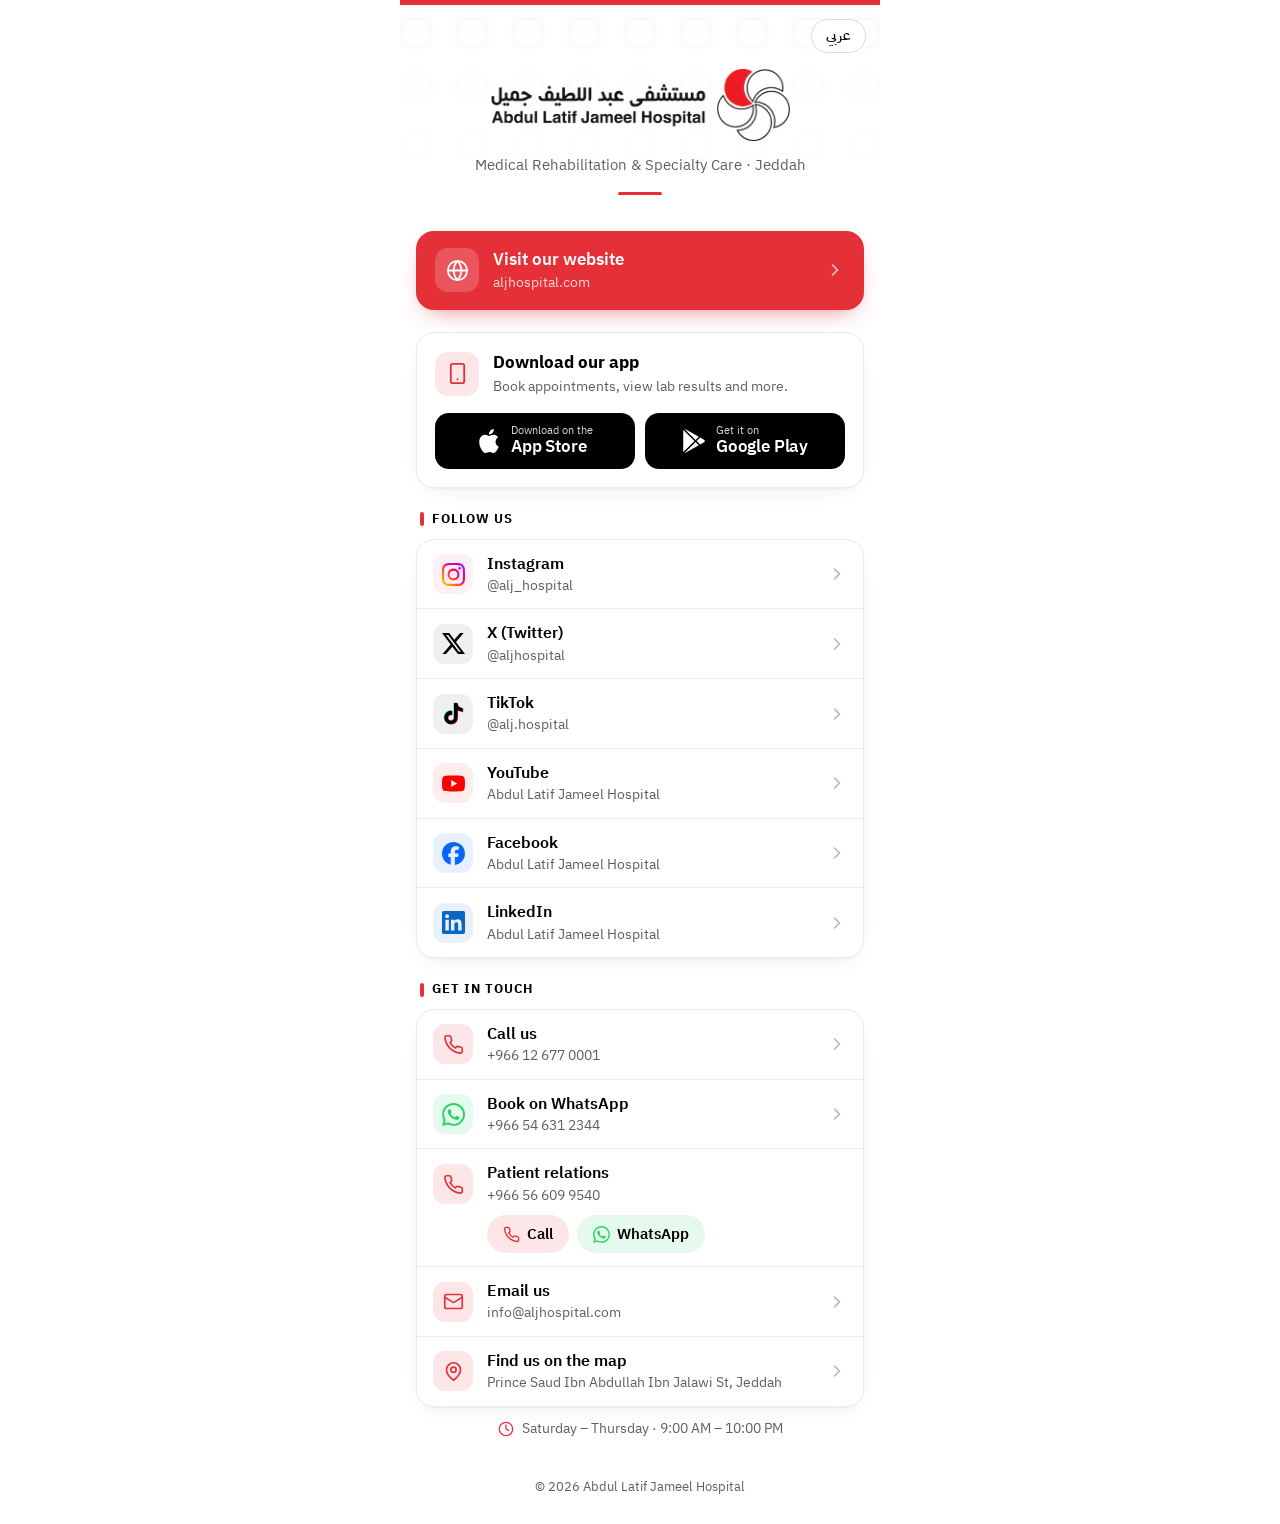
<file: index.html>
<!doctype html>
<html lang="ar" dir="rtl">
<head>
  <meta charset="utf-8">
  <meta name="viewport" content="width=device-width, initial-scale=1, viewport-fit=cover">
  <meta name="theme-color" content="#FFFFFF">
  <meta name="color-scheme" content="light">

  <!-- ===== Link preview (what shows when the link is shared on WhatsApp, X, etc.) =====
       These are read by WhatsApp/X before the page loads, so they live here, not in config.js.
       If the page address ever changes (e.g. to links.aljhospital.com), update og:image below. -->
  <title>Abdul Latif Jameel Hospital | مستشفى عبداللطيف جميل</title>
  <meta name="description" content="Our website, app and social media in one place. موقعنا وتطبيقنا وحساباتنا في مكان واحد.">
  <meta property="og:title" content="Abdul Latif Jameel Hospital | مستشفى عبداللطيف جميل">
  <meta property="og:description" content="Our website, app and social media in one place. موقعنا وتطبيقنا وحساباتنا في مكان واحد.">
  <meta property="og:type" content="website">
  <meta property="og:image" content="https://aljhospital.github.io/icon.png">
  <meta name="twitter:card" content="summary">
  <!-- ================================================================================= -->

  <link rel="icon" type="image/png" href="favicon.png">
  <link rel="apple-touch-icon" href="icon.png">
  <link rel="stylesheet" href="assets/style.css">
</head>
<body>
  <div class="page" id="app">
    <noscript><p class="broken"><a href="https://www.aljhospital.com">www.aljhospital.com</a></p></noscript>
  </div>
  <script src="config.js"></script>
  <script src="assets/render.js"></script>
  <script>ALJH.renderHome(document.getElementById("app"), "");</script>
</body>
</html>
</file>
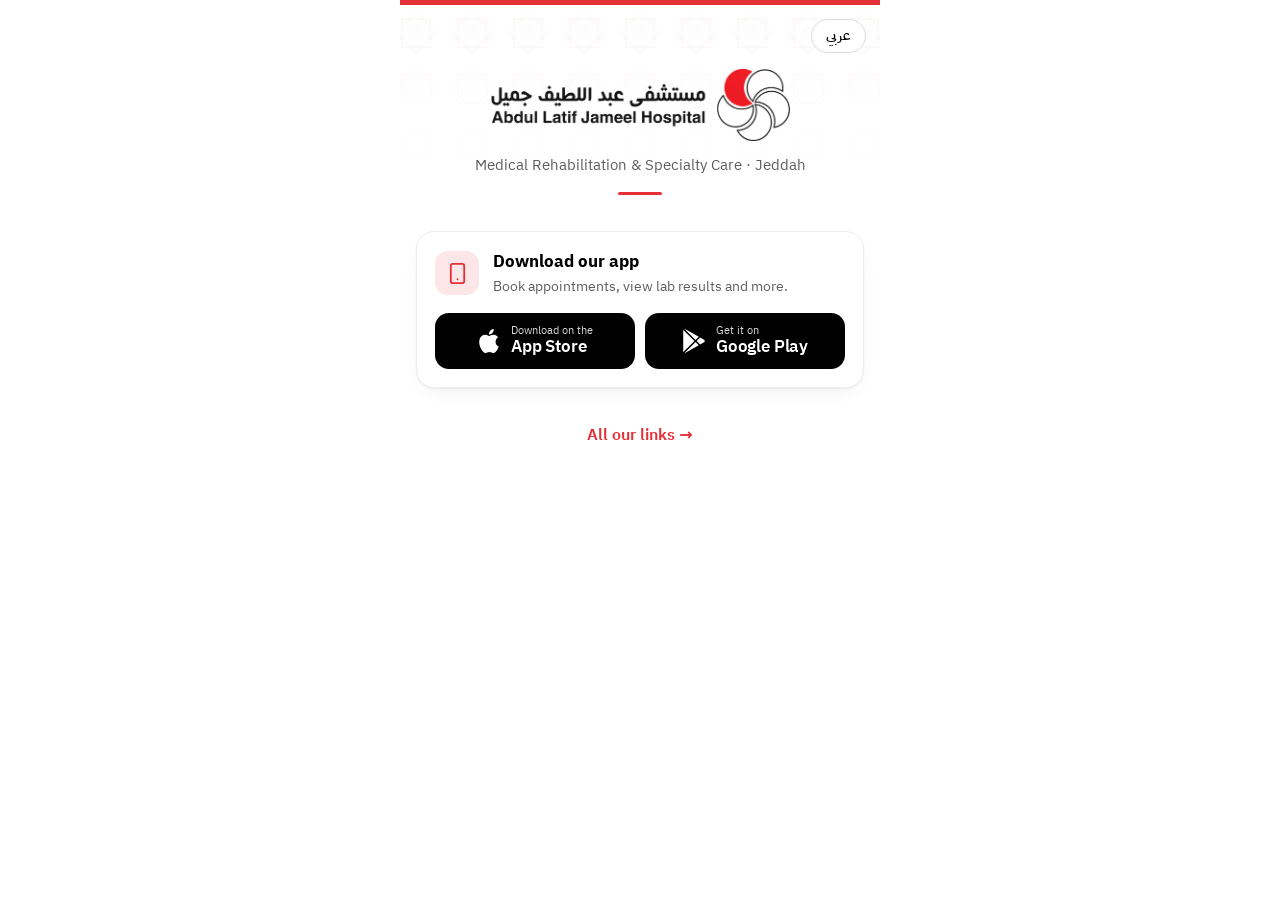
<file: app/index.html>
<!doctype html>
<html lang="ar" dir="rtl">
<head>
  <meta charset="utf-8">
  <meta name="viewport" content="width=device-width, initial-scale=1, viewport-fit=cover">
  <meta name="theme-color" content="#FFFFFF">
  <meta name="color-scheme" content="light">
  <!-- Smart app link: iPhones go straight to the App Store, Android phones to Google Play,
       computers see both buttons. Add ?stay to the address to preview this page on a phone. -->
  <title>Abdul Latif Jameel Hospital App | تطبيق مستشفى عبداللطيف جميل</title>
  <meta name="description" content="Download the Abdul Latif Jameel Hospital app. حمّل تطبيق مستشفى عبداللطيف جميل.">
  <meta property="og:title" content="Abdul Latif Jameel Hospital App | تطبيق مستشفى عبداللطيف جميل">
  <meta property="og:image" content="https://aljhospital.github.io/icon.png">
  <link rel="icon" type="image/png" href="../favicon.png">
  <link rel="apple-touch-icon" href="../icon.png">
  <link rel="stylesheet" href="../assets/style.css">
</head>
<body>
  <div class="page" id="app"></div>
  <script src="../config.js"></script>
  <script src="../assets/render.js"></script>
  <script>ALJH.renderApp(document.getElementById("app"), "../");</script>
</body>
</html>
</file>
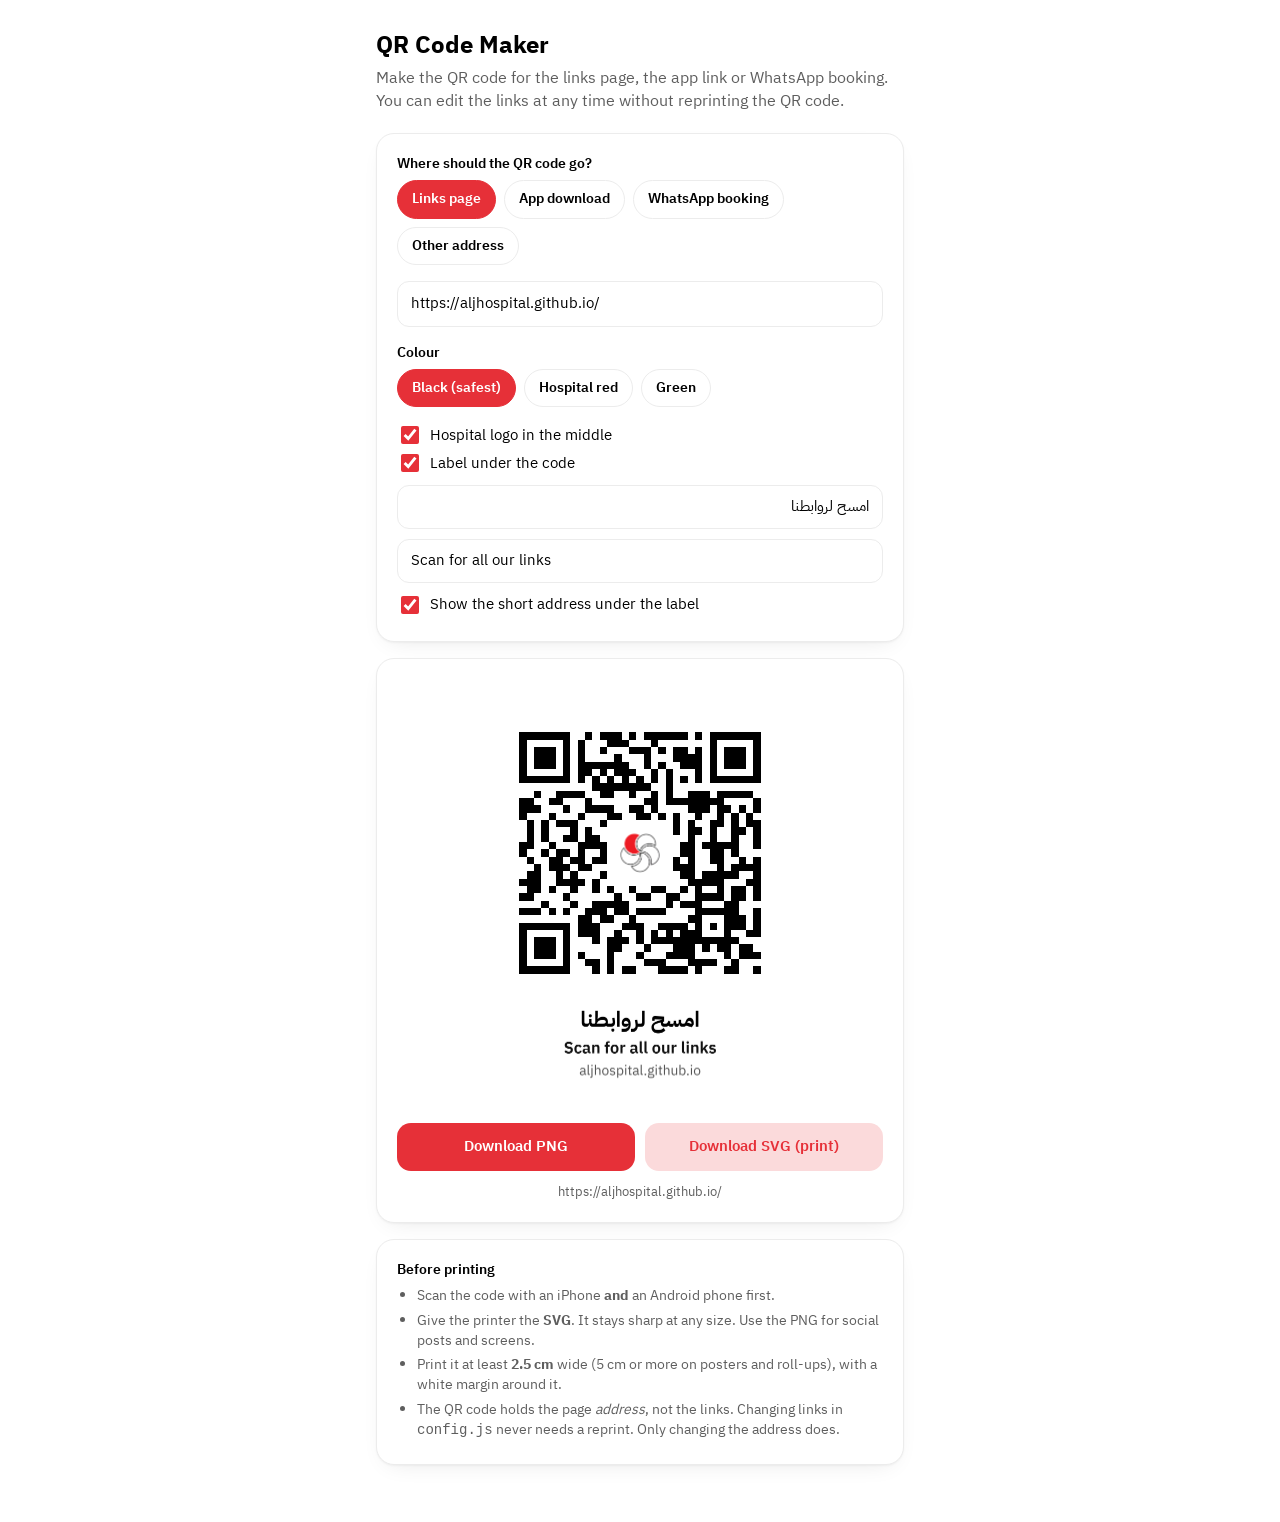
<file: qr.html>
<!doctype html>
<html lang="en">
<head>
  <meta charset="utf-8">
  <meta name="viewport" content="width=device-width, initial-scale=1">
  <meta name="robots" content="noindex">
  <title>QR Code Maker</title>
  <link rel="icon" type="image/png" href="favicon.png">
  <link rel="apple-touch-icon" href="icon.png">
  <link rel="stylesheet" href="assets/style.css">
  <style>
    .qr-page { max-width: 560px; margin: 0 auto; padding: 28px 16px 40px; }
    .qr-page h1 { font-size: 24px; margin: 0 0 4px; }
    .qr-page > p { margin: 0 0 20px; color: var(--muted); }
    .panel { padding: 20px; margin-bottom: 16px; }
    label.f { display: block; font-weight: 600; font-size: 14px; margin: 0 0 6px; }
    .seg { display: flex; flex-wrap: wrap; gap: 8px; margin-bottom: 16px; }
    .seg button {
      font: inherit; font-size: 14px; font-weight: 600; cursor: pointer;
      padding: 8px 14px; border-radius: 999px; border: 1.5px solid var(--line);
      background: #fff; color: var(--text);
    }
    .seg button[aria-pressed="true"] { background: var(--primary); border-color: var(--primary); color: #fff; }
    input[type=url] {
      width: 100%; font: inherit; font-size: 15px; padding: 11px 13px;
      border: 1.5px solid var(--line); border-radius: 12px; margin-bottom: 16px; direction: ltr;
    }
    input[type=url]:focus, .label-fields input[type=text]:focus { outline: none; border-color: var(--primary); }
    .label-fields { margin: 10px 0 0; }
    .label-fields input[type=text] {
      width: 100%; font: inherit; font-size: 15px; padding: 10px 13px;
      border: 1.5px solid var(--line); border-radius: 12px; margin-bottom: 10px;
    }
    .check { display: flex; align-items: center; gap: 8px; font-size: 14.5px; margin-bottom: 4px; }
    .check input { width: 18px; height: 18px; accent-color: var(--primary); }
    .preview { display: grid; place-items: center; padding: 24px; }
    .preview svg { width: 100%; max-width: 300px; height: auto; display: block; }
    .empty { color: var(--muted); text-align: center; padding: 40px 10px; }
    .actions { display: grid; grid-template-columns: 1fr 1fr; gap: 10px; margin-top: 4px; }
    .actions button {
      font: inherit; font-size: 15px; font-weight: 600; cursor: pointer;
      padding: 13px; border-radius: 14px; border: 0; background: var(--primary); color: #fff;
    }
    .actions button.alt { background: var(--tint-strong); color: var(--primary); }
    .actions button:disabled { opacity: .4; cursor: not-allowed; }
    .encoded { font-size: 13px; color: var(--muted); text-align: center; margin-top: 12px; word-break: break-all; direction: ltr; }
    ul.tips { margin: 0; padding-inline-start: 20px; color: var(--muted); font-size: 14px; }
    ul.tips li { margin: 4px 0; }
    .warn { background: #FFF6E0; color: #6B4A00; border-radius: 12px; padding: 10px 12px; font-size: 14px; margin: -4px 0 16px; }
  </style>
</head>
<body>
  <div class="qr-page">
    <h1>QR Code Maker</h1>
    <p>Make the QR code for the links page, the app link or WhatsApp booking. You can edit the links at any time without reprinting the QR code.</p>

    <div class="card panel">
      <label class="f">Where should the QR code go?</label>
      <div class="seg" id="target">
        <button type="button" data-t="links" aria-pressed="true">Links page</button>
        <button type="button" data-t="app" aria-pressed="false">App download</button>
        <button type="button" data-t="whatsapp" aria-pressed="false">WhatsApp booking</button>
        <button type="button" data-t="custom" aria-pressed="false">Other address</button>
      </div>
      <input type="url" id="url" placeholder="https://links.aljhospital.com" autocomplete="off" spellcheck="false">
      <div class="warn" id="warn" hidden></div>

      <label class="f">Colour</label>
      <div class="seg" id="colour">
        <button type="button" data-c="black" aria-pressed="true">Black (safest)</button>
        <button type="button" data-c="brand" aria-pressed="false">Hospital red</button>
        <button type="button" data-c="green" aria-pressed="false">Green</button>
      </div>
      <label class="check" id="logoRow"><input type="checkbox" id="withLogo" checked> Hospital logo in the middle</label>
      <label class="check"><input type="checkbox" id="withLabel" checked> Label under the code</label>
      <div id="labelFields" class="label-fields">
        <input type="text" id="labelAr" dir="rtl" lang="ar" placeholder="النص بالعربي" autocomplete="off">
        <input type="text" id="labelEn" dir="ltr" lang="en" placeholder="English text" autocomplete="off">
        <label class="check"><input type="checkbox" id="withAddr" checked> Show the short address under the label</label>
      </div>
    </div>

    <div class="card panel">
      <div class="preview" id="preview"></div>
      <div class="actions">
        <button type="button" id="png">Download PNG</button>
        <button type="button" id="svg" class="alt">Download SVG (print)</button>
      </div>
      <div class="encoded" id="encoded"></div>
    </div>

    <div class="card panel">
      <label class="f">Before printing</label>
      <ul class="tips">
        <li>Scan the code with an iPhone <b>and</b> an Android phone first.</li>
        <li>Give the printer the <b>SVG</b>. It stays sharp at any size. Use the PNG for social posts and screens.</li>
        <li>Print it at least <b>2.5 cm</b> wide (5 cm or more on posters and roll-ups), with a white margin around it.</li>
        <li>The QR code holds the page <i>address</i>, not the links. Changing links in <code>config.js</code> never needs a reprint. Only changing the address does.</li>
      </ul>
    </div>
  </div>

  <script src="config.js"></script>
  <script src="assets/qrcode.js"></script>
  <script>
  (function () {
    var cfg = window.SITE || {};
    var colours = cfg.colors || {};
    if (colours.primary) document.documentElement.style.setProperty("--primary", colours.primary);
    if (colours.text) document.documentElement.style.setProperty("--text", colours.text);

    var $ = function (id) { return document.getElementById(id); };
    var state = { target: "links", colour: "black", logo: null };

    // Ready-made labels for each kind of code (they can be edited on the page).
    var LABELS = {
      links:    { ar: "امسح لروابطنا", en: "Scan for all our links" },
      app:      { ar: "امسح لتحميل التطبيق", en: "Scan to download our app" },
      whatsapp: { ar: "امسح للحجز عبر واتساب", en: "Scan to book on WhatsApp" },
      custom:   { ar: "", en: "" },
    };
    var FONT = '"IBM Plex Sans Arabic", system-ui, -apple-system, "Segoe UI", Tahoma, sans-serif';
    var fontsReady = (document.fonts && document.fonts.load)
      ? Promise.all(["400", "600", "700"].map(function (w) {
          return document.fonts.load(w + " 40px " + FONT, "امسح Scan");
        })).catch(function () {})
      : Promise.resolve();

    function shortAddress(url) {
      return url.replace(/^https?:\/\//i, "").replace(/^www\./i, "").replace(/\/+$/, "");
    }

    function labelLines() {
      if (!$("withLabel").checked) return [];
      var lines = [], ar = $("labelAr").value.trim(), en = $("labelEn").value.trim();
      if (ar) lines.push({ text: ar, dir: "rtl", weight: 700, size: 0.072, color: fg() });
      if (en) lines.push({ text: en, dir: "ltr", weight: 600, size: 0.054, color: "#111111" });
      if ($("withAddr").checked) {
        var u = $("url").value.trim();
        if (u) lines.push({ text: shortAddress(u), dir: "ltr", weight: 400, size: 0.046, color: "#555555" });
      }
      return lines;
    }

    // The label block as its own white image, W pixels wide (sizes scale with W).
    function labelCanvas(W) {
      var lines = labelLines();
      if (!lines.length) return null;
      var c = document.createElement("canvas"), g = c.getContext("2d");
      var sizes = lines.map(function (l) {
        var px = l.size * W;
        g.font = l.weight + " " + px + "px " + FONT;
        var w = g.measureText(l.text).width;
        return w > W * 0.9 ? px * (W * 0.9) / w : px; // shrink long lines to fit
      });
      var H = 0;
      sizes.forEach(function (px) { H += px * 1.5; });
      H += W * 0.05; // white space at the bottom
      c.width = W; c.height = Math.ceil(H);
      g = c.getContext("2d");
      g.fillStyle = "#fff"; g.fillRect(0, 0, c.width, c.height);
      g.textAlign = "center";
      var y = 0;
      lines.forEach(function (l, i) {
        var px = sizes[i];
        g.font = l.weight + " " + px + "px " + FONT;
        g.direction = l.dir;
        g.fillStyle = l.color;
        g.fillText(l.text, W / 2, y + px * 1.1);
        y += px * 1.5;
      });
      return c;
    }

    // Base address of the links page.
    function baseUrl() {
      var s = String(cfg.siteUrl || "").trim();
      if (s) return s.replace(/\/+$/, "") + "/";
      if (/^https?:$/.test(location.protocol) && !/^(localhost|127\.)/.test(location.hostname)) {
        return location.origin + location.pathname.replace(/[^/]*$/, "");
      }
      return "";
    }
    function suggested(t) {
      var b = baseUrl();
      if (!b) return "";
      return t === "app" ? b + "app/" : t === "whatsapp" ? b + "wa/" : b;
    }

    // Load the logo once (for the middle of the code).
    var logoSrc = cfg.qrLogo || cfg.logo;
    if (logoSrc) {
      var img = new Image();
      img.onload = function () { state.logo = img; draw(); };
      img.onerror = function () { $("logoRow").hidden = true; };
      img.src = logoSrc;
    } else {
      $("logoRow").hidden = true;
    }

    function fg() {
      if (state.colour === "black") return "#000000";
      if (state.colour === "green") return colours.qrGreen || "#007A3D";
      return colours.primary || "#E63038";
    }
    function useLogo() { return !!state.logo && $("withLogo").checked; }

    function build(text) {
      var qr = qrcode(0, useLogo() ? "H" : "M");
      qr.addData(text);
      qr.make();
      return qr;
    }

    // Logo box in module units, centred, kept small enough that the code still scans.
    function logoBox(n) {
      var a = state.logo.naturalWidth / state.logo.naturalHeight || 1;
      var maxW = n * 0.38, maxH = n * 0.24, pad = 1;
      var w = maxW - 2 * pad, h = w / a;
      if (h > maxH - 2 * pad) { h = maxH - 2 * pad; w = h * a; }
      var cap = n * n * 0.07; // never cover more than ~7% of the code
      if ((w + 2 * pad) * (h + 2 * pad) > cap) { var k = Math.sqrt(cap / ((w + 2 * pad) * (h + 2 * pad))); w *= k; h *= k; }
      var bw = Math.ceil(w + 2 * pad), bh = Math.ceil(h + 2 * pad);
      if ((n - bw) % 2) bw++;
      if ((n - bh) % 2) bh++;
      return { bx: (n - bw) / 2, by: (n - bh) / 2, bw: bw, bh: bh, lw: w, lh: h, lx: (n - w) / 2, ly: (n - h) / 2 };
    }

    function logoDataUrl() {
      try {
        var c = document.createElement("canvas");
        c.width = state.logo.naturalWidth; c.height = state.logo.naturalHeight;
        c.getContext("2d").drawImage(state.logo, 0, 0);
        return c.toDataURL("image/png");
      } catch (e) { return null; } // opened from disk: browser blocks reading the image
    }

    // labelPx: how many pixels wide to draw the label image (bigger = sharper print).
    function svgString(qr, labelPx) {
      var n = qr.getModuleCount(), q = 4, size = n + 2 * q, box = useLogo() ? logoBox(n) : null;
      var d = "";
      for (var r = 0; r < n; r++) for (var c = 0; c < n; c++) {
        if (!qr.isDark(r, c)) continue;
        if (box && c >= box.bx && c < box.bx + box.bw && r >= box.by && r < box.by + box.bh) continue;
        d += "M" + (c + q) + " " + (r + q) + "h1v1h-1z";
      }
      var lc = labelCanvas(labelPx || 1200), lh = lc ? lc.height / lc.width * size : 0;
      var total = size + lh;
      var out = '<svg xmlns="http://www.w3.org/2000/svg" viewBox="0 0 ' + size + " " + total + '">' +
        '<rect width="' + size + '" height="' + total + '" fill="#fff"/>' +
        '<path fill="' + fg() + '" shape-rendering="crispEdges" d="' + d + '"/>';
      if (lc) {
        out += '<image href="' + lc.toDataURL("image/png") + '" x="0" y="' + size + '" width="' + size + '" height="' + lh + '"/>';
      }
      if (box) {
        var data = logoDataUrl();
        if (data) {
          out += '<rect x="' + (box.bx + q) + '" y="' + (box.by + q) + '" width="' + box.bw + '" height="' + box.bh + '" rx="1" fill="#fff"/>' +
            '<image href="' + data + '" x="' + (box.lx + q) + '" y="' + (box.ly + q) + '" width="' + box.lw + '" height="' + box.lh + '" preserveAspectRatio="xMidYMid meet"/>';
        }
      }
      return out + "</svg>";
    }

    function pngBlob(qr, cb) {
      var n = qr.getModuleCount(), q = 4, size = n + 2 * q;
      var scale = Math.max(8, Math.floor(2048 / size));
      var cv = document.createElement("canvas");
      var lc = labelCanvas(size * scale);
      cv.width = size * scale;
      cv.height = size * scale + (lc ? lc.height : 0);
      var g = cv.getContext("2d");
      g.fillStyle = "#fff"; g.fillRect(0, 0, cv.width, cv.height);
      g.fillStyle = fg();
      var box = useLogo() ? logoBox(n) : null;
      for (var r = 0; r < n; r++) for (var c = 0; c < n; c++) {
        if (!qr.isDark(r, c)) continue;
        if (box && c >= box.bx && c < box.bx + box.bw && r >= box.by && r < box.by + box.bh) continue;
        g.fillRect((c + q) * scale, (r + q) * scale, scale, scale);
      }
      if (box) {
        g.drawImage(state.logo, (box.lx + q) * scale, (box.ly + q) * scale, box.lw * scale, box.lh * scale);
      }
      if (lc) g.drawImage(lc, 0, size * scale);
      try { cv.toBlob(cb, "image/png"); }
      catch (e) { alert("The browser blocked the logo when this page was opened from a file. Open it from the live website, or untick the logo."); }
    }

    function save(blob, name) {
      var a = document.createElement("a");
      a.href = URL.createObjectURL(blob);
      a.download = name;
      document.body.appendChild(a); a.click(); a.remove();
      setTimeout(function () { URL.revokeObjectURL(a.href); }, 2000);
    }

    function fileName(ext) {
      return "aljh-qr-" + state.target + "-" + state.colour + "." + ext;
    }

    var current = null;
    function draw() {
      var text = $("url").value.trim();
      var warn = $("warn");
      warn.hidden = true;
      if (!text) {
        current = null;
        $("preview").innerHTML = '<div class="empty">Type the page address above, or set <code>siteUrl</code> in config.js.</div>';
        $("encoded").textContent = "";
        $("png").disabled = $("svg").disabled = true;
        return;
      }
      if (!/^https:\/\//i.test(text)) { warn.textContent = "Tip: the address should start with https://"; warn.hidden = false; }
      if (/YOUR-ADDRESS|localhost|127\.0\.0\.1|^file:/i.test(text)) { warn.textContent = "This is not a public address. Use the live page address before printing."; warn.hidden = false; }
      try { current = build(text); } catch (e) { current = null; }
      if (!current) { $("preview").innerHTML = '<div class="empty">That address is too long for a QR code.</div>'; return; }
      $("preview").innerHTML = svgString(current);
      $("encoded").textContent = text;
      $("png").disabled = $("svg").disabled = false;
    }

    function setTarget(t, url) {
      state.target = t;
      [].forEach.call($("target").children, function (b) { b.setAttribute("aria-pressed", String(b.dataset.t === t)); });
      var l = LABELS[t] || LABELS.custom;
      $("labelAr").value = l.ar;
      $("labelEn").value = l.en;
      if (url) $("url").value = url;
      else if (t !== "custom") $("url").value = suggested(t);
      else { $("url").value = ""; $("url").focus(); }
      draw();
    }

    $("target").addEventListener("click", function (e) { var b = e.target.closest("button"); if (b) setTarget(b.dataset.t); });
    $("colour").addEventListener("click", function (e) {
      var b = e.target.closest("button"); if (!b) return;
      state.colour = b.dataset.c;
      [].forEach.call($("colour").children, function (x) { x.setAttribute("aria-pressed", String(x === b)); });
      draw();
    });
    $("withLogo").addEventListener("change", draw);
    $("withLabel").addEventListener("change", function () { $("labelFields").hidden = !$("withLabel").checked; draw(); });
    ["withAddr"].forEach(function (id) { $(id).addEventListener("change", draw); });
    ["url", "labelAr", "labelEn"].forEach(function (id) { $(id).addEventListener("input", draw); });
    $("png").addEventListener("click", function () { if (current) pngBlob(current, function (b) { save(b, fileName("png")); }); });
    $("svg").addEventListener("click", function () { if (current) save(new Blob([svgString(current, 4000)], { type: "image/svg+xml" }), fileName("svg")); });

    // ?url=...&t=links|app|whatsapp opens the maker with that address and label.
    var params = new URLSearchParams(location.search);
    var preset = params.get("url"), presetT = params.get("t");
    if (!LABELS[presetT]) presetT = preset ? "custom" : "links";
    setTarget(presetT, preset || "");
    fontsReady.then(draw); // redraw once the label font has loaded
  })();
  </script>
</body>
</html>
</file>
<file: assets/style.css>
/* Look & feel of the links page. Colours come from config.js. */
/* IBM Plex Sans Arabic (SIL Open Font License, see fonts/OFL-LICENSE.txt), self-hosted. */
@font-face { font-family: "IBM Plex Sans Arabic"; font-style: normal; font-weight: 400; font-display: swap; src: url("fonts/plex-arabic-arabic-400.woff2") format("woff2"); unicode-range: U+0600-06FF,U+0750-077F,U+0870-088E,U+0890-0891,U+0897-08E1,U+08E3-08FF,U+200C-200E,U+2010-2011,U+204F,U+2E41,U+FB50-FDFF,U+FE70-FE74,U+FE76-FEFC; }
@font-face { font-family: "IBM Plex Sans Arabic"; font-style: normal; font-weight: 400; font-display: swap; src: url("fonts/plex-arabic-latin-400.woff2") format("woff2"); unicode-range: U+0000-00FF,U+0131,U+0152-0153,U+02BB-02BC,U+02C6,U+02DA,U+02DC,U+0304,U+0308,U+0329,U+2000-206F,U+20AC,U+2122,U+2191,U+2193,U+2212,U+2215,U+FEFF,U+FFFD; }
@font-face { font-family: "IBM Plex Sans Arabic"; font-style: normal; font-weight: 600; font-display: swap; src: url("fonts/plex-arabic-arabic-600.woff2") format("woff2"); unicode-range: U+0600-06FF,U+0750-077F,U+0870-088E,U+0890-0891,U+0897-08E1,U+08E3-08FF,U+200C-200E,U+2010-2011,U+204F,U+2E41,U+FB50-FDFF,U+FE70-FE74,U+FE76-FEFC; }
@font-face { font-family: "IBM Plex Sans Arabic"; font-style: normal; font-weight: 600; font-display: swap; src: url("fonts/plex-arabic-latin-600.woff2") format("woff2"); unicode-range: U+0000-00FF,U+0131,U+0152-0153,U+02BB-02BC,U+02C6,U+02DA,U+02DC,U+0304,U+0308,U+0329,U+2000-206F,U+20AC,U+2122,U+2191,U+2193,U+2212,U+2215,U+FEFF,U+FFFD; }
@font-face { font-family: "IBM Plex Sans Arabic"; font-style: normal; font-weight: 700; font-display: swap; src: url("fonts/plex-arabic-arabic-700.woff2") format("woff2"); unicode-range: U+0600-06FF,U+0750-077F,U+0870-088E,U+0890-0891,U+0897-08E1,U+08E3-08FF,U+200C-200E,U+2010-2011,U+204F,U+2E41,U+FB50-FDFF,U+FE70-FE74,U+FE76-FEFC; }
@font-face { font-family: "IBM Plex Sans Arabic"; font-style: normal; font-weight: 700; font-display: swap; src: url("fonts/plex-arabic-latin-700.woff2") format("woff2"); unicode-range: U+0000-00FF,U+0131,U+0152-0153,U+02BB-02BC,U+02C6,U+02DA,U+02DC,U+0304,U+0308,U+0329,U+2000-206F,U+20AC,U+2122,U+2191,U+2193,U+2212,U+2215,U+FEFF,U+FFFD; }


:root {
  --primary: #E63038;            /* hospital red (set in config.js) */
  --text: #000000;               /* black text (set in config.js) */
  --bg: #FFFFFF;
  --card: #FFFFFF;
  --muted: #5E5E5E;
  --line: #ECECEC;
  --tint: color-mix(in srgb, var(--primary) 12%, #fff);
  --tint-strong: color-mix(in srgb, var(--primary) 18%, #fff);
  --radius: 18px;
  --shadow: 0 1px 2px rgba(0, 0, 0, .04), 0 8px 24px -12px rgba(0, 0, 0, .12);
  color-scheme: light;
}

* { box-sizing: border-box; }
html { -webkit-text-size-adjust: 100%; background: var(--bg); }
body {
  margin: 0;
  min-height: 100vh;
  background: var(--bg);
  color: var(--text);
  font-family: "IBM Plex Sans Arabic", system-ui, -apple-system, "Segoe UI", Roboto, "Noto Sans Arabic", Tahoma, sans-serif;
  line-height: 1.45;
  -webkit-font-smoothing: antialiased;
  -webkit-tap-highlight-color: transparent;
}
a { color: inherit; text-decoration: none; }

.page { max-width: 480px; margin: 0 auto; min-height: 100vh; display: flex; flex-direction: column; border-top: 5px solid var(--primary); }

/* ---------- Header ---------- */
.hero {
  position: relative;
  padding: 64px 24px 30px;
  text-align: center;
  color: var(--text);
}
.hero::before { /* faint geometric pattern in the brand red, fading out */
  content: "";
  position: absolute; inset: 0;
  background-color: var(--primary);
  -webkit-mask: url("data:image/svg+xml,%3Csvg xmlns='http://www.w3.org/2000/svg' width='56' height='56' viewBox='0 0 56 56'%3E%3Cg fill='none' stroke='%23000' stroke-width='1'%3E%3Cpath d='M28 8 48 28 28 48 8 28Z'/%3E%3Crect x='13.86' y='13.86' width='28.28' height='28.28'/%3E%3Ccircle cx='28' cy='28' r='5'/%3E%3C/g%3E%3C/svg%3E") center top / 56px 56px;
          mask: url("data:image/svg+xml,%3Csvg xmlns='http://www.w3.org/2000/svg' width='56' height='56' viewBox='0 0 56 56'%3E%3Cg fill='none' stroke='%23000' stroke-width='1'%3E%3Cpath d='M28 8 48 28 28 48 8 28Z'/%3E%3Crect x='13.86' y='13.86' width='28.28' height='28.28'/%3E%3Ccircle cx='28' cy='28' r='5'/%3E%3C/g%3E%3C/svg%3E") center top / 56px 56px;
  opacity: .07;
  pointer-events: none;
}
.hero::after { /* fade the pattern into white */
  content: "";
  position: absolute; inset: 0;
  background: linear-gradient(to bottom, rgba(255,255,255,0) 0%, rgba(255,255,255,.75) 55%, #fff 92%);
  pointer-events: none;
}
.hero > * { position: relative; z-index: 1; }
.lang {
  position: absolute; top: 14px; inset-inline-end: 14px; z-index: 2;
  font: inherit; font-size: 14px; font-weight: 600;
  color: var(--text); background: #fff;
  border: 1px solid #DCDCDC; border-radius: 999px;
  padding: 6px 14px; cursor: pointer;
}
.lang:hover { border-color: var(--primary); color: var(--primary); }

.logo { display: flex; justify-content: center; margin: 0 auto 18px; }
.logo img { display: block; max-height: 80px; max-width: min(300px, 100%); width: auto; height: auto; }
.has-logo .logo { margin-bottom: 14px; }
.has-logo .name { /* the logo already shows the name: keep it for screen readers only */
  position: absolute; width: 1px; height: 1px; overflow: hidden; clip: rect(0 0 0 0); white-space: nowrap;
}

.name { margin: 0; font-size: 24px; font-weight: 700; letter-spacing: -.01em; line-height: 1.25; }
.tagline { margin: 6px 0 0; font-size: 15px; color: var(--muted); }
.tagline::after, .no-tagline .name::after {
  content: ""; display: block; width: 44px; height: 3px; border-radius: 3px;
  background: var(--primary); margin: 16px auto 0;
}
.no-logo { padding-top: 72px; }
.no-logo .name { font-size: 27px; }
[dir="rtl"] .name { letter-spacing: 0; }

/* ---------- Content ---------- */
.content { flex: 1; padding: 6px 16px 8px; }
.block { margin-bottom: 22px; }
.block-title {
  margin: 0 4px 10px; font-size: 13px; font-weight: 700;
  text-transform: uppercase; letter-spacing: .08em; color: var(--text);
  display: flex; align-items: center; gap: 8px;
}
.block-title::before { content: ""; width: 4px; height: 14px; border-radius: 2px; background: var(--primary); }
[dir="rtl"] .block-title { text-transform: none; letter-spacing: 0; font-size: 15px; }

.card { background: var(--card); border: 1px solid var(--line); border-radius: var(--radius); box-shadow: var(--shadow); }

/* Main buttons: the first one is filled red */
.mains { display: grid; gap: 10px; }
.main-btn {
  display: flex; align-items: center; gap: 14px;
  padding: 16px 18px; border-radius: var(--radius);
  background: var(--card); color: var(--text);
  border: 1.5px solid var(--line); box-shadow: var(--shadow);
  transition: transform .12s ease, box-shadow .12s ease, background .12s ease;
}
.main-btn:first-child { background: var(--primary); color: #fff; border-color: transparent; box-shadow: 0 10px 24px -12px color-mix(in srgb, var(--primary) 70%, transparent); }
.main-ico { flex: none; width: 44px; height: 44px; border-radius: 13px; display: grid; place-items: center; background: var(--tint); color: var(--primary); }
.main-btn:first-child .main-ico { background: rgba(255,255,255,.18); color: #fff; }
.main-ico svg { width: 23px; height: 23px; }
.main-txt { flex: 1; min-width: 0; display: flex; flex-direction: column; }
.main-txt strong { font-size: 17px; font-weight: 600; }
.main-txt small { font-size: 13.5px; opacity: .82; }
.main-chev svg, .row-chev svg { width: 20px; height: 20px; display: block; }
.main-chev { opacity: .75; }

/* App card */
.app { padding: 18px; margin-bottom: 22px; }
.app-head { display: flex; gap: 14px; align-items: center; margin-bottom: 16px; }
.app-ico { flex: none; width: 44px; height: 44px; border-radius: 13px; display: grid; place-items: center; background: var(--tint); color: var(--primary); }
.app-ico svg { width: 23px; height: 23px; }
.app-title { margin: 0; font-size: 17px; font-weight: 700; }
.app-sub { margin: 2px 0 0; font-size: 13.5px; color: var(--muted); }
.stores { display: grid; grid-template-columns: 1fr 1fr; gap: 10px; }
.store {
  display: flex; align-items: center; justify-content: center; gap: 10px;
  min-height: 56px; padding: 8px 12px; border-radius: 14px;
  background: #000; color: #fff;
  transition: transform .12s ease, background .12s ease;
}
.store:hover { background: #262626; }
.store-ico svg { width: 24px; height: 24px; display: block; }
.store-txt { display: flex; flex-direction: column; line-height: 1.12; text-align: start; }
.store-txt small { font-size: 11px; opacity: .85; }
.store-txt strong { font-size: 16.5px; font-weight: 600; letter-spacing: -.01em; }
@media (max-width: 340px) { .stores { grid-template-columns: 1fr; } }

/* Link lists */
.list { overflow: hidden; }
.row {
  display: flex; align-items: center; gap: 14px;
  padding: 13px 16px; min-height: 66px;
  transition: background .12s ease;
}
.row + .row { border-top: 1px solid var(--line); }
.row-ico { flex: none; width: 40px; height: 40px; border-radius: 12px; display: grid; place-items: center; background: var(--tint); color: var(--primary); }
.row-ico svg { width: 21px; height: 21px; }
.row-ico.brand svg, .main-ico.brand svg { width: 23px; height: 23px; }
.row-txt { flex: 1; min-width: 0; display: flex; flex-direction: column; }
.row-txt strong { font-size: 16px; font-weight: 600; }
.row-txt small { font-size: 13.5px; color: var(--muted); overflow: hidden; text-overflow: ellipsis; white-space: nowrap; }
.row-chev { color: #B5B5B5; }
[dir="rtl"] .row-chev svg, [dir="rtl"] .main-chev svg { transform: scaleX(-1); }

/* Row with two buttons (call + WhatsApp) */
.row-dual { align-items: flex-start; }
.row-dual .row-ico { margin-top: 2px; }
.row-actions { display: flex; flex-wrap: wrap; gap: 8px; margin-top: 10px; }
.pill {
  display: inline-flex; align-items: center; gap: 7px;
  min-height: 38px; padding: 7px 16px; border-radius: 999px;
  font-size: 14.5px; font-weight: 600; color: var(--text);
  background: var(--tint); transition: background .12s ease, transform .12s ease;
}
.pill-ico svg { width: 17px; height: 17px; display: block; color: var(--primary); }
.pill-wa { background: #E6F9EE; }
.pill-wa .pill-ico svg { color: #25D366; }
.pill:active { transform: scale(.97); }

/* Interaction */
@media (hover: hover) {
  .main-btn:hover { transform: translateY(-1px); }
  .main-btn:not(:first-child):hover { border-color: var(--tint-strong); }
  .row:hover { background: var(--tint); }
  .row-dual:hover { background: transparent; }
  .pill:hover { background: var(--tint-strong); }
  .pill-wa:hover { background: #D2F4E0; }
  .row:hover .row-chev { color: var(--primary); }
}
.main-btn:active, .store:active { transform: scale(.985); }
.row:active { background: var(--tint-strong); }
.row-dual:active { background: transparent; }
a:focus-visible, button:focus-visible { outline: 3px solid var(--primary); outline-offset: 2px; border-radius: 12px; }

.hours { display: flex; align-items: center; justify-content: center; gap: 8px; margin: 12px 4px 0; font-size: 13.5px; color: var(--muted); }
.hours-ico svg { width: 16px; height: 16px; display: block; color: var(--primary); }
.foot { text-align: center; color: var(--muted); font-size: 12.5px; padding: 10px 16px 28px; }
.back { display: block; text-align: center; color: var(--primary); font-weight: 600; padding: 14px; }
.broken { padding: 40px 24px; text-align: center; color: var(--muted); }

@media (prefers-reduced-motion: reduce) { * { transition: none !important; } }
</file>
